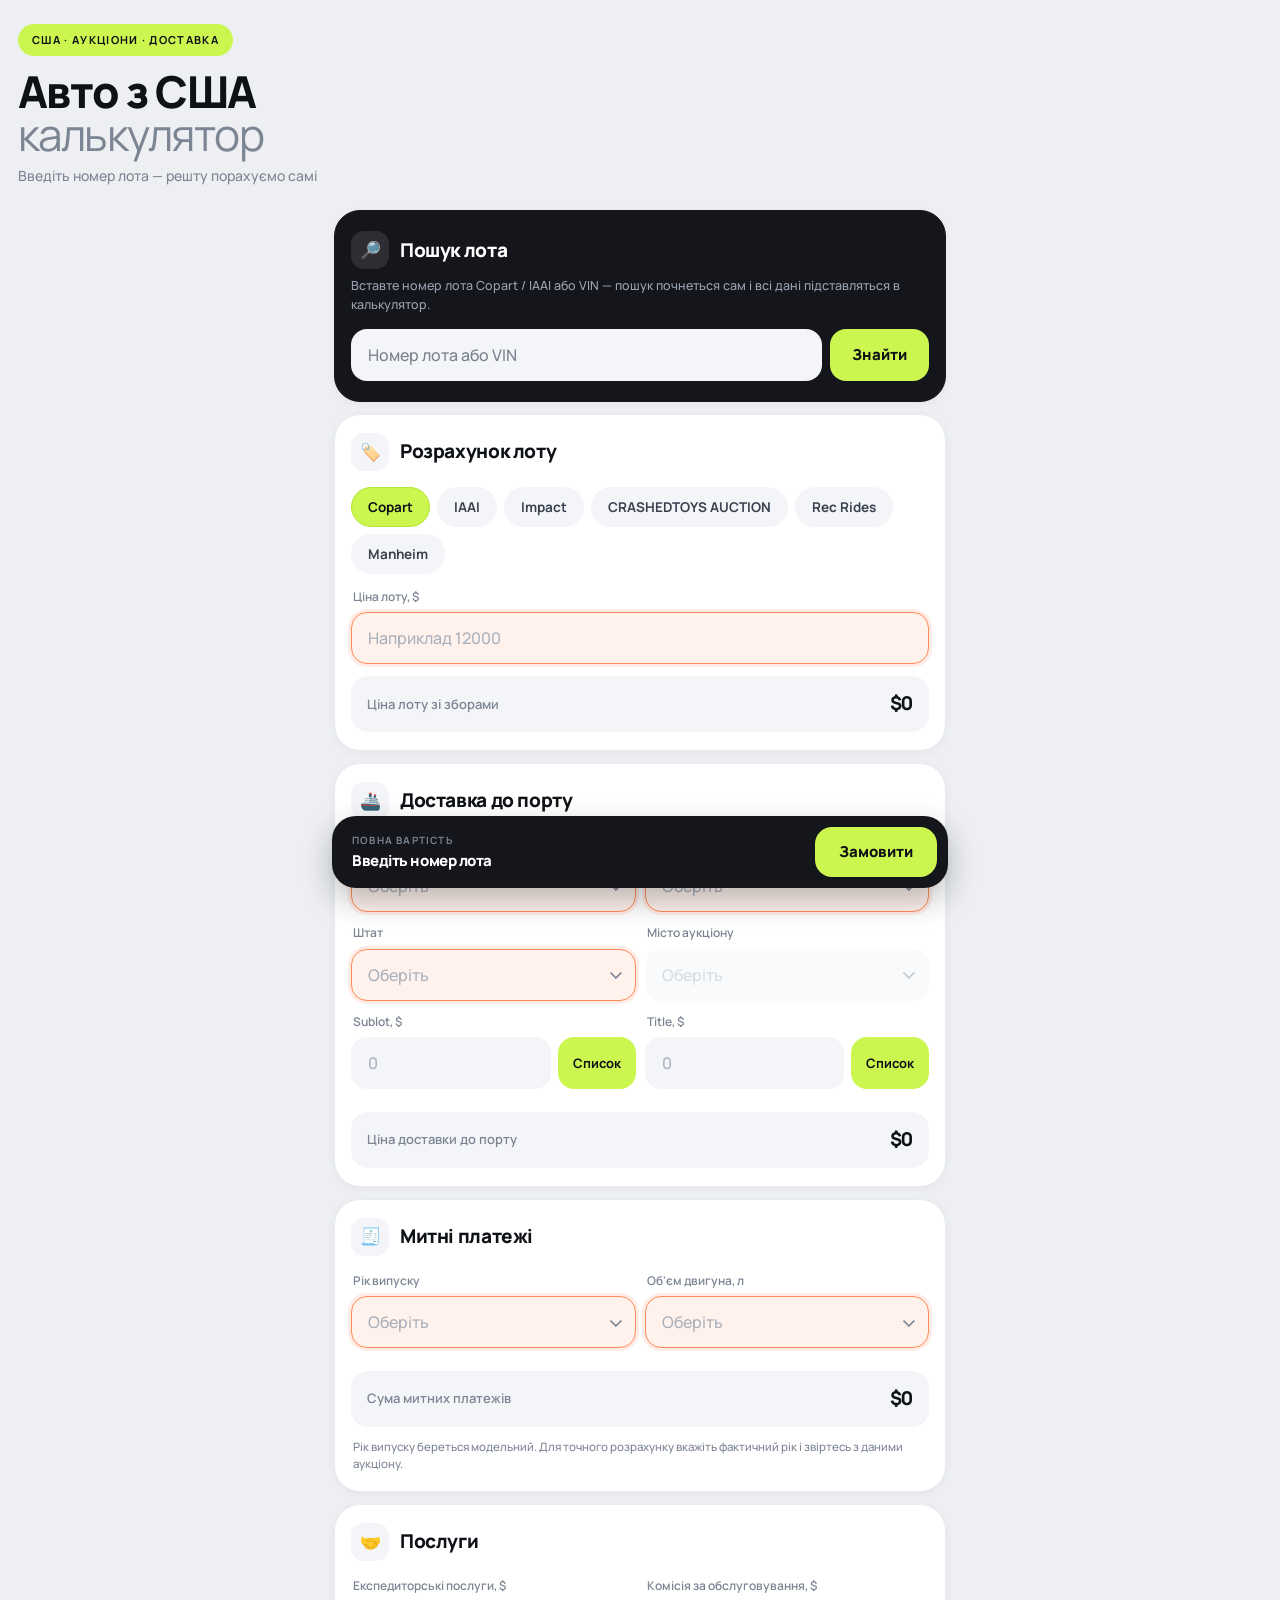
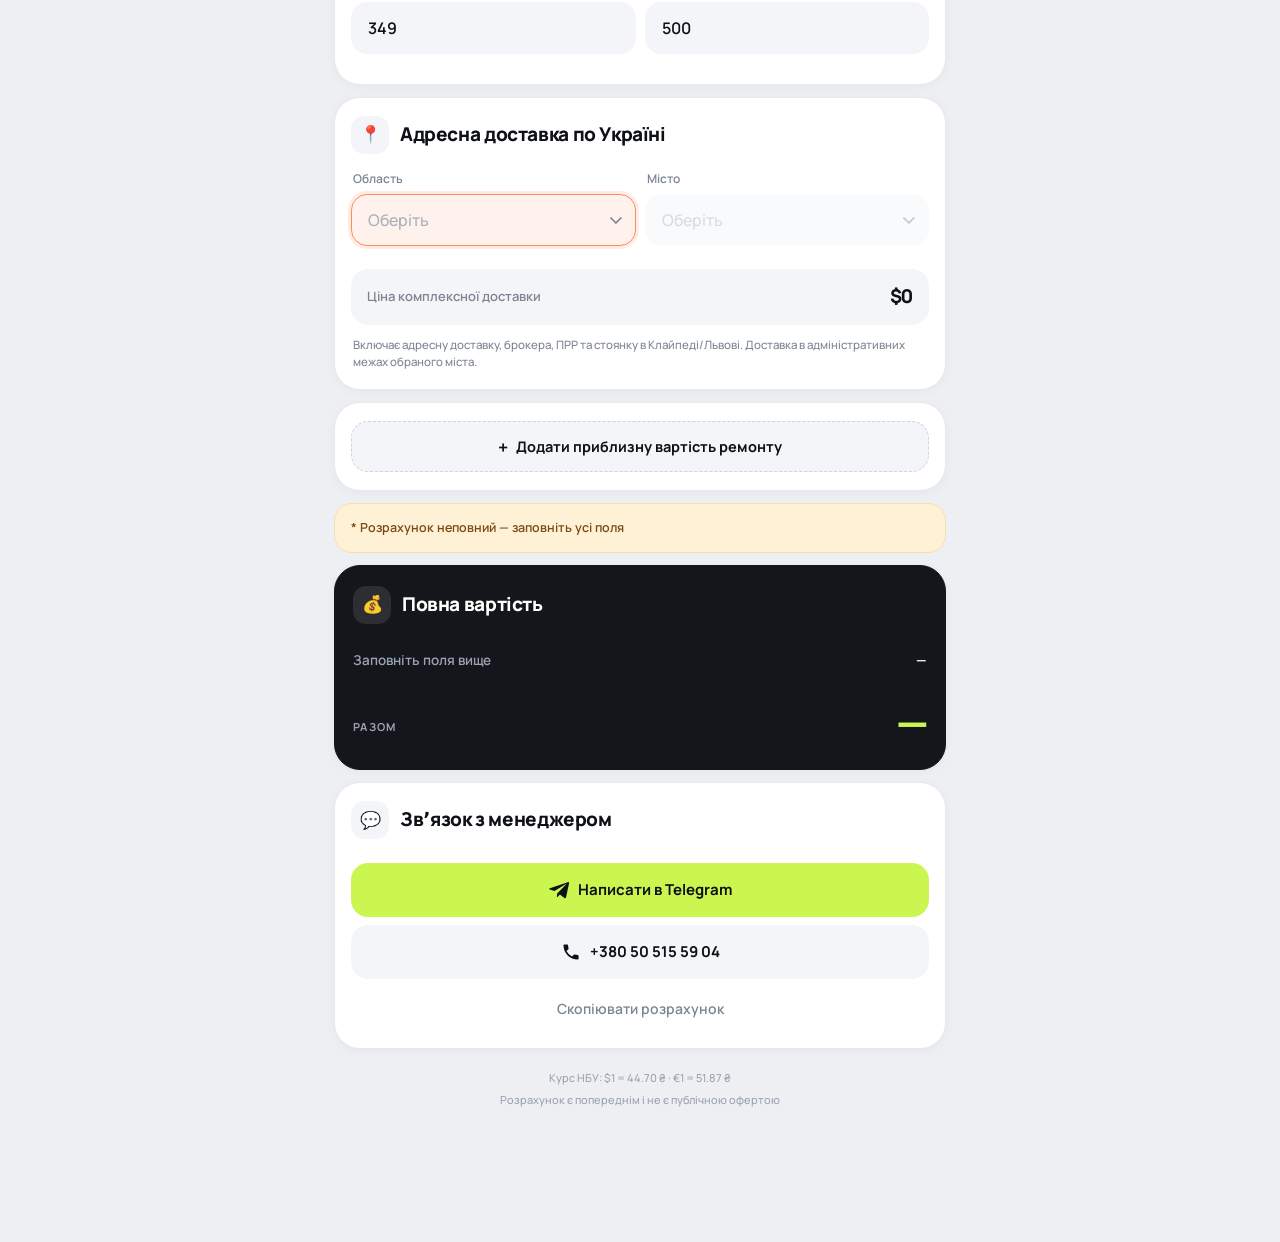
<file: index.html>
<!DOCTYPE html>
<html lang="uk">
<head>
<meta charset="utf-8">
<meta name="viewport" content="width=device-width, initial-scale=1, maximum-scale=1, viewport-fit=cover, user-scalable=no">
<meta name="theme-color" content="#EDEFF2">
<meta http-equiv="Cache-Control" content="no-cache, no-store, must-revalidate">
<meta http-equiv="Pragma" content="no-cache">
<meta http-equiv="Expires" content="0">
<title>Авто з США — калькулятор</title>
<link rel="stylesheet" href="styles.css?v=10">
<script src="https://telegram.org/js/telegram-web-app.js"></script>
</head>
<body>

<header class="hero">
  <div class="hero__badge">США · Аукціони · Доставка</div>
  <h1 class="hero__title">Авто з США<span>калькулятор</span></h1>
  <div class="hero__sub">Введіть номер лота — решту порахуємо самі</div>
</header>

<main class="wrap">

  <!-- 0. ПОШУК ЛОТА -->
  <section class="card lot-card">
    <div class="card__head"><span class="ico">🔎</span><h2>Пошук лота</h2></div>
    <div class="lot-hint">Вставте номер лота Copart / IAAI або VIN — пошук почнеться сам і всі дані підставляться в калькулятор.</div>
    <div class="lot-row">
      <input type="text" id="lotQuery" placeholder="Номер лота або VIN" autocomplete="off" autocapitalize="characters" spellcheck="false" enterkeyhint="search">
      <button class="lot-go" id="lotGo">Знайти</button>
    </div>
    <div class="lot-status hidden" id="lotStatus"></div>

    <div class="lot-res hidden" id="lotRes">
      <div class="lot-photo hidden" id="lotPhoto">
        <img id="lotImg" alt="">
        <span class="auc" id="lotAuc"></span>
        <button class="pv" id="lotPrev">‹</button>
        <button class="nx" id="lotNext">›</button>
        <nav id="lotDots"></nav>
      </div>
      <div class="lot-body">
        <div class="lot-title" id="lotTitle"></div>
        <div class="lot-vin" id="lotVin"></div>
        <div class="lot-specs" id="lotSpecs"></div>
        <div class="lot-dmg hidden" id="lotDmg"></div>
        <div class="lot-warn hidden" id="lotWarn"></div>
        <button class="lot-apply" id="lotApply">Підставити в калькулятор ще раз</button>
      </div>
    </div>
  </section>

  <!-- 1. ЛОТ -->
  <section class="card">
    <div class="card__head"><span class="ico">🏷️</span><h2>Розрахунок лоту</h2></div>

    <div class="chips" id="platforms"></div>

    <div class="field">
      <label>Ціна лоту, $</label>
      <input type="number" inputmode="decimal" id="lotPrice" placeholder="Наприклад 12000">
    </div>

    <div class="field hidden" id="auctionFeeBox">
      <label>Збір аукціону, $</label>
      <input type="number" inputmode="decimal" id="auctionFee" placeholder="Введіть збір аукціону">
    </div>

    <div class="res">
      <span>Ціна лоту зі зборами</span>
      <b id="rLot">$0</b>
    </div>
  </section>

  <!-- 2. ДО ПОРТУ -->
  <section class="card">
    <div class="card__head"><span class="ico">🚢</span><h2>Доставка до порту</h2></div>

    <div class="grid2">
      <div class="field"><label>Тип кузова</label><button class="pick" data-pick="body"><span>Оберіть</span><i></i></button></div>
      <div class="field"><label>Тип палива</label><button class="pick" data-pick="fuel"><span>Оберіть</span><i></i></button></div>
    </div>

    <div class="grid2">
      <div class="field"><label>Штат</label><button class="pick" data-pick="state"><span>Оберіть</span><i></i></button></div>
      <div class="field"><label>Місто аукціону</label><button class="pick" data-pick="city"><span>Оберіть</span><i></i></button></div>
    </div>

    <div class="portline hidden" id="portLine">Порт відправлення: <b id="portCode"></b></div>

    <div class="grid2">
      <div class="field">
        <label>Sublot, $</label>
        <div class="input-btn">
          <input type="number" inputmode="decimal" id="sublotFee" placeholder="0">
          <button class="mini" data-pick="sublot">Список</button>
        </div>
      </div>
      <div class="field">
        <label>Title, $</label>
        <div class="input-btn">
          <input type="number" inputmode="decimal" id="titleFee" placeholder="0">
          <button class="mini" data-pick="title">Список</button>
        </div>
      </div>
    </div>

    <div class="res"><span>Ціна доставки до порту</span><b id="rPort">$0</b></div>
  </section>

  <!-- 3. МИТНІ -->
  <section class="card" id="customsCard">
    <div class="card__head"><span class="ico">🧾</span><h2>Митні платежі</h2></div>

    <div class="grid2">
      <div class="field" id="yearBox"><label>Рік випуску</label><button class="pick" data-pick="year"><span>Оберіть</span><i></i></button></div>
      <div class="field" id="engBox"><label>Об'єм двигуна, л</label><button class="pick" data-pick="engine"><span>Оберіть</span><i></i></button></div>
      <div class="field hidden" id="battBox"><label>Батарея, кВт·год</label><input type="number" inputmode="decimal" id="battery" placeholder="Напр. 75"></div>
      <div class="field hidden" id="motoBox"><label>Об'єм, см³</label><button class="pick" data-pick="moto"><span>Оберіть</span><i></i></button></div>
    </div>

    <div class="res"><span>Сума митних платежів</span><b id="rCustoms">$0</b></div>
    <div class="note">Рік випуску береться модельний. Для точного розрахунку вкажіть фактичний рік і звіртесь з даними аукціону.</div>
  </section>

  <!-- 4. ПОСЛУГИ -->
  <section class="card">
    <div class="card__head"><span class="ico">🤝</span><h2>Послуги</h2></div>
    <div class="grid2">
      <div class="field"><label>Експедиторські послуги, $</label><input type="number" inputmode="decimal" id="service" value="349"></div>
      <div class="field"><label>Комісія за обслуговування, $</label><input type="number" inputmode="decimal" id="serve" value="500"></div>
    </div>
    <div class="res sm hidden" id="transferRow"><span>Комісія за переказ коштів</span><b id="rTransfer">$0</b></div>
  </section>

  <!-- 5. ПО УКРАЇНІ -->
  <section class="card" id="uaCard">
    <div class="card__head"><span class="ico">📍</span><h2>Адресна доставка по Україні</h2></div>
    <div class="grid2">
      <div class="field"><label>Область</label><button class="pick" data-pick="region"><span>Оберіть</span><i></i></button></div>
      <div class="field"><label>Місто</label><button class="pick" data-pick="uacity"><span>Оберіть</span><i></i></button></div>
    </div>
    <div class="res"><span>Ціна комплексної доставки</span><b id="rUa">$0</b></div>
    <div class="note">Включає адресну доставку, брокера, ПРР та стоянку в Клайпеді/Львові. Доставка в адміністративних межах обраного міста.</div>
  </section>

  <!-- 6. РЕМОНТ -->
  <section class="card">
    <button class="addrepair" id="repairToggle"><i>+</i> Додати приблизну вартість ремонту</button>
    <div class="field hidden" id="repairBox" style="margin-top:14px">
      <label>Вартість ремонту, $</label>
      <input type="number" inputmode="decimal" id="repair" placeholder="0">
    </div>
  </section>

  <div class="warn hidden" id="managerNote">
    Для пікапів та VAN розмитнення й доставка по Україні рахуються індивідуально — зверніться до менеджера.
  </div>

  <div class="warn hidden" id="incomplete">* Розрахунок неповний — заповніть усі поля</div>

  <!-- ПІДСУМОК -->
  <section class="glass card total-card">
    <div class="card__head"><span class="ico">💰</span><h2>Повна вартість</h2></div>
    <div class="breakdown" id="breakdown"></div>
    <div class="total">
      <span>Разом</span>
      <b id="rTotal">$0</b>
    </div>
    <div class="total-uah" id="rTotalUah">≈ 0 ₴</div>
  </section>

  <!-- КОНТАКТИ -->
  <section class="glass card contacts">
    <div class="card__head"><span class="ico">💬</span><h2>Звʼязок з менеджером</h2></div>
    <a class="btn btn--primary" id="tgBtn" href="https://t.me/evvgenij" target="_blank" rel="noopener">
      <svg viewBox="0 0 24 24" width="20" height="20"><path fill="currentColor" d="M9.8 16.3l-.4 4.2c.5 0 .8-.2 1.1-.5l2.6-2.5 5.4 4c1 .5 1.7.3 2-.9l3.5-16.4c.3-1.4-.5-2-1.5-1.6L1.2 9.9C-.2 10.4-.1 11.2 1 11.5l5.5 1.7L19.4 5.4c.6-.4 1.2-.2.7.2z"/></svg>
      Написати в Telegram
    </a>
    <a class="btn" id="callBtn" href="tel:+380505155904">
      <svg viewBox="0 0 24 24" width="20" height="20"><path fill="currentColor" d="M6.6 10.8a15.1 15.1 0 006.6 6.6l2.2-2.2c.3-.3.7-.4 1-.2 1.2.4 2.4.6 3.7.6.6 0 1 .4 1 1V20c0 .6-.4 1-1 1A17 17 0 013 4c0-.6.4-1 1-1h3.5c.6 0 1 .4 1 1 0 1.3.2 2.5.6 3.7.1.3 0 .7-.2 1l-2.3 2.1z"/></svg>
      +380 50 515 59 04
    </a>
    <button class="btn btn--ghost" id="copyBtn">Скопіювати розрахунок</button>
  </section>

  <footer class="foot"><div id="rates">Курс НБУ: $1 = 44.70 ₴ · €1 = 51.87 ₴</div><div style="margin-top:4px">Розрахунок є попереднім і не є публічною офертою</div></footer>
</main>

<div class="sticky" id="sticky">
  <div class="sticky__l"><span>Повна вартість</span><b id="sTotal">$0</b></div>
  <a class="sticky__b" href="https://t.me/evvgenij" target="_blank" rel="noopener" id="sBtn">Замовити</a>
</div>

<!-- PICKER -->
<div class="sheet-wrap hidden" id="sheet">
  <div class="sheet-bg"></div>
  <div class="sheet">
    <div class="sheet__grip"></div>
    <div class="sheet__head">
      <h3 id="sheetTitle">Оберіть</h3>
      <button id="sheetClose">Готово</button>
    </div>
    <div class="sheet__search hidden" id="sheetSearchBox">
      <input id="sheetSearch" placeholder="Пошук…" autocomplete="off">
    </div>
    <div class="sheet__list" id="sheetList"></div>
  </div>
</div>

<script src="data.js?v=10"></script>
<script src="app.js?v=10"></script>
</body>
</html>
</file>
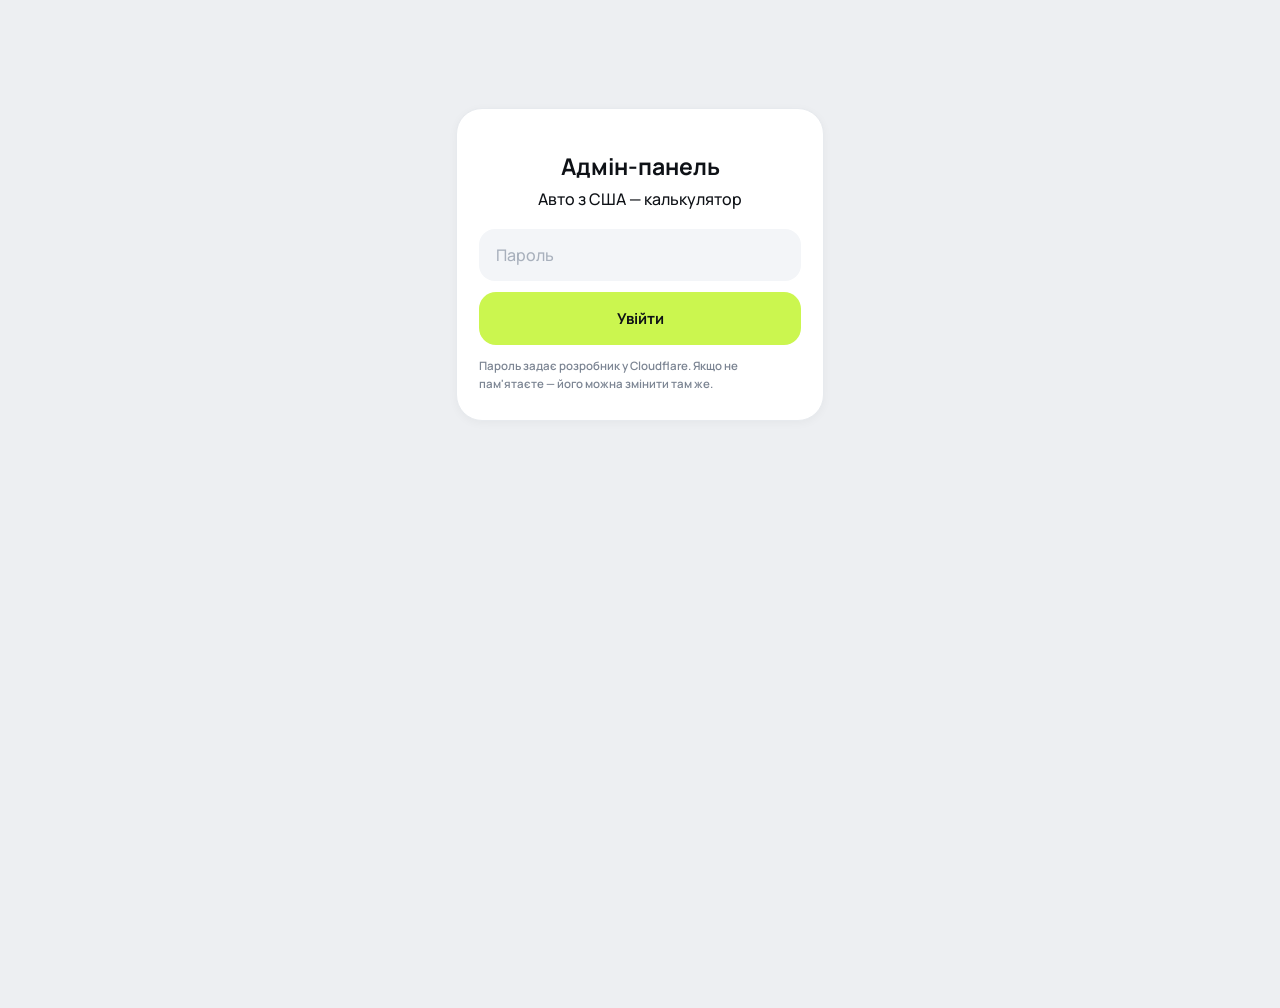
<file: admin.html>
<!DOCTYPE html>
<html lang="uk">
<head>
<meta charset="utf-8">
<meta name="viewport" content="width=device-width, initial-scale=1, viewport-fit=cover">
<meta name="theme-color" content="#05070f">
<meta name="robots" content="noindex, nofollow">
<title>Адмін-панель — Авто з США</title>
<link rel="stylesheet" href="styles.css">
<style>
  body{padding-bottom:40px}
  .adm{max-width:620px;margin:0 auto;padding:22px 14px 60px}
  .adm h1{font-size:26px;font-weight:800;letter-spacing:-.02em;margin:0 0 4px}
  .adm .sub{color:var(--muted);font-size:13.5px;font-weight:600;margin-bottom:20px}
  .adm .card{margin-bottom:12px}
  .row{display:flex;align-items:center;justify-content:space-between;gap:12px;padding:12px 0;border-bottom:1px solid var(--line)}
  .row:last-child{border-bottom:0}
  .row .lbl{font-size:14.5px;font-weight:700;flex:1;min-width:0}
  .row .lbl small{display:block;color:var(--muted);font-size:11.5px;font-weight:600;margin-top:3px;line-height:1.45}
  .row input[type=number]{width:118px;flex:0 0 118px;text-align:right;padding:12px 14px;font-size:15px}
  .row input[type=text]{width:158px;flex:0 0 158px;padding:12px 14px;font-size:15px}
  .sw{position:relative;width:52px;height:31px;flex:0 0 52px;border-radius:16px;background:var(--line);cursor:pointer;transition:.2s}
  .sw.on{background:var(--lime)}
  .sw i{position:absolute;top:3px;left:3px;width:25px;height:25px;border-radius:50%;background:#fff;transition:.2s;box-shadow:0 1px 4px rgba(16,22,34,.2)}
  .sw.on i{left:24px}
  .msg{padding:13px 16px;border-radius:16px;font-size:13.5px;font-weight:600;margin-bottom:12px;line-height:1.5}
  .msg.ok{background:#EAF8D8;color:#3D6B00}
  .msg.err{background:#FFEDE8;color:#B93A17}
  .msg.inf{background:var(--soft);color:var(--ink2)}
  .actions{display:flex;gap:9px;margin-top:8px}
  .actions .btn{flex:1}
  .gate{max-width:400px;margin:12vh auto 0;padding:0 16px}
  .gate .card{padding:26px 22px}
  .gate h1{text-align:center;font-size:23px;margin-bottom:4px}
  .gate .sub{text-align:center}
  .gate input{margin-bottom:11px}
  .hint{font-size:11.5px;color:var(--muted);font-weight:600;line-height:1.6;margin-top:12px}
  .sect{font-size:11px;letter-spacing:.09em;text-transform:uppercase;color:var(--muted);margin:0 0 8px;font-weight:800}
  .adm .btn{width:100%}
  .stack{padding:12px 0;border-bottom:1px solid var(--line)}
  .stack:last-child{border-bottom:0}
  .stack .lbl{font-size:14.5px;font-weight:700;margin-bottom:9px}
  .stack .lbl small{display:block;color:var(--muted);font-size:11.5px;font-weight:600;margin-top:3px;line-height:1.45}
  .stack input{width:100%}
  input[type=password]{
    width:100%;padding:14px 16px;border-radius:16px;font-size:16px;font-weight:600;color:var(--ink);
    background:var(--soft);border:1.5px solid transparent;outline:none;appearance:none;
  }
  input[type=password]:focus{border-color:var(--ink);background:#fff}
  input[type=password]::placeholder{color:#A8B0BC;font-weight:500}
  .gate .btn{width:100%}
  .gate .sub{margin-bottom:18px}
</style>
</head>
<body>

<!-- ВХІД -->
<div class="gate" id="gate">
  <div class="glass card">
    <h1>Адмін-панель</h1>
    <div class="sub">Авто з США — калькулятор</div>
    <div class="msg err hidden" id="gateErr"></div>
    <input type="password" id="pass" placeholder="Пароль" autocomplete="current-password">
    <button class="btn btn--primary" id="login">Увійти</button>
    <div class="hint">Пароль задає розробник у Cloudflare. Якщо не пам'ятаєте — його можна змінити там же.</div>
  </div>
</div>

<!-- ПАНЕЛЬ -->
<div class="adm hidden" id="panel">
  <h1>Налаштування</h1>
  <div class="sub">Зміни діють одразу для всіх користувачів додатку</div>

  <div class="msg inf" id="info">Завантаження…</div>

  <div class="glass card">
    <div class="sect">Послуги</div>
    <div class="row">
      <div class="lbl">Експедиторські послуги<small>Базова сума для звичайних авто</small></div>
      <input type="number" id="serviceBase" step="1">
    </div>
    <div class="row">
      <div class="lbl">Комісія за обслуговування<small>Показується окремим рядком</small></div>
      <input type="number" id="serve" step="1">
    </div>
    <div class="row">
      <div class="lbl">Надбавка за пікап, EUR<small>Додається до експедиторських</small></div>
      <input type="number" id="servicePickupEur" step="1">
    </div>
    <div class="row">
      <div class="lbl">Надбавка за VAN, EUR<small>Додається до експедиторських</small></div>
      <input type="number" id="serviceVanEur" step="1">
    </div>
  </div>

  <div class="glass card">
    <div class="sect">Приховані надбавки</div>
    <div class="row">
      <div class="lbl">Доставка США → порт, $<small>Входить у ціну доставки. Окремим рядком клієнту не видно</small></div>
      <input type="number" id="portMargin" step="1">
    </div>
    <div class="row">
      <div class="lbl">Доставка по Україні, $<small>Так само — всередині ціни доставки</small></div>
      <input type="number" id="uaMargin" step="1">
    </div>
    <div class="row">
      <div class="lbl">Страхування, %<small>Враховується у доставці до порту. Клієнт про нього не бачить згадок</small></div>
      <input type="number" id="insurancePct" step="0.1">
    </div>
  </div>

  <div class="glass card">
    <div class="sect">Комісія за переказ коштів</div>
    <div class="row">
      <div class="lbl">Показувати клієнту<small>Якщо вимкнути — комісія не рахується взагалі</small></div>
      <div class="sw" id="showTransfer"><i></i></div>
    </div>
    <div class="row">
      <div class="lbl">Базова ставка, %<small>На лот, доставку до порту й експедиторські</small></div>
      <input type="number" id="transferPct" step="0.1">
    </div>
    <div class="row">
      <div class="lbl">Ставка для великих лотів, %<small>Знижена ставка на саму суму лоту</small></div>
      <input type="number" id="transferPctBigLot" step="0.1">
    </div>
    <div class="row">
      <div class="lbl">Великий лот — від, $<small>Від якої суми діє знижена ставка</small></div>
      <input type="number" id="transferBigLotFrom" step="100">
    </div>
    <div class="row">
      <div class="lbl">Ставка на доставку по Україні, %<small>Зазвичай нижча за базову</small></div>
      <input type="number" id="transferUaPct" step="0.1">
    </div>
  </div>

  <div class="glass card">
    <div class="sect">Знижка замовника</div>
    <div class="row">
      <div class="lbl">Знижка на збори аукціону, %<small>Якщо у вас дилерський акаунт із нижчими зборами. Ціна самого авто не змінюється</small></div>
      <input type="number" id="feeDiscountPct" step="0.1">
    </div>
    <div class="row">
      <div class="lbl">Знижка на «лот зі зборами», %<small>Якщо знижка дається від усієї суми, а не тільки від зборів</small></div>
      <input type="number" id="lotDiscountPct" step="0.1">
    </div>
    <div class="hint" style="margin-top:4px">Зазвичай заповнюють лише одне з двох полів. Якщо не знаєте — лишіть обидва по нулю, розрахунок буде за звичайними тарифами аукціону.</div>
  </div>

  <div class="glass card">
    <div class="sect">Доступ</div>
    <div class="stack">
      <div class="lbl">Новий пароль до цієї панелі<small>Щоб передати керування іншій людині — задайте пароль і повідомте його їй</small></div>
      <input type="password" id="newPassword" placeholder="Мінімум 6 символів" autocomplete="new-password">
    </div>
    <div class="stack">
      <div class="lbl">Повторіть новий пароль</div>
      <input type="password" id="newPassword2" placeholder="Ще раз" autocomplete="new-password">
    </div>
    <div class="stack">
      <div class="lbl">Токен бота<small>Якщо бота замінили на іншого — вставте новий токен від @BotFather. Поточний не показується</small></div>
      <input type="text" id="botToken" placeholder="1234567890:AAG…" autocomplete="off">
    </div>
    <button class="btn" id="saveAccess" style="margin-top:12px">Зберегти доступ</button>
    <div class="msg ok hidden" id="accOk" style="margin-top:10px"></div>
    <div class="msg err hidden" id="accErr" style="margin-top:10px"></div>
    <div class="hint">
      Після зміни пароля вас перезапитають увійти. Старий пароль, заданий у Cloudflare,
      продовжує працювати як запасний — щоб ніхто не втратив доступ назавжди.
      Якщо міняли токен бота, натисніть після цього «Підключити бота» нижче.
    </div>
  </div>

  <div class="glass card">
    <div class="sect">Telegram-бот</div>
    <div class="stack">
      <div class="lbl">Адреса калькулятора<small>Її відкриває кнопка в боті. Міняти треба лише якщо переїхав сайт</small></div>
      <input type="text" id="appUrl" placeholder="https://…">
    </div>
    <button class="btn" id="tgSetup" style="margin-top:12px">Підключити бота</button>
    <div class="msg ok hidden" id="tgOk" style="margin-top:10px"></div>
    <div class="msg err hidden" id="tgErr" style="margin-top:10px"></div>
    <div class="hint">
      Натисніть, щоб бот почав відповідати на повідомлення: на «/start» він привітається
      і покаже кнопку «Відкрити калькулятор». Заодно оновиться опис бота й кнопка меню.
      Потрібно один раз — після цього все працює саме.
    </div>
  </div>

  <div class="glass card">
    <div class="sect">Контакти в додатку</div>
    <div class="row">
      <div class="lbl">Telegram<small>Без «@»</small></div>
      <input type="text" id="contactTg" placeholder="evvgenij">
    </div>
    <div class="row">
      <div class="lbl">Телефон<small>У форматі +380…</small></div>
      <input type="text" id="contactPhone" placeholder="+380505155904">
    </div>
  </div>

  <div class="msg ok hidden" id="okMsg"></div>
  <div class="msg err hidden" id="errMsg"></div>

  <div class="actions">
    <button class="btn btn--primary" id="save">Зберегти</button>
    <button class="btn" id="reload">Скасувати</button>
  </div>
  <div class="hint">
    Порада: після збереження відкрийте калькулятор і перевірте суму на будь-якому лоті.
    Якщо щось виглядає не так — натисніть «Скасувати», значення повернуться до збережених на сервері.
  </div>
</div>

<script>
/* ------------------------------------------------------------------
   Адрес сервера. Той самий Worker, що й у калькуляторі.
   ------------------------------------------------------------------ */
var API = 'https://dry-cherry-8689.kasebaby24.workers.dev';

var NUM = ['serviceBase','serve','servicePickupEur','serviceVanEur','portMargin','uaMargin',
           'insurancePct','transferPct','transferPctBigLot','transferBigLotFrom','transferUaPct',
           'feeDiscountPct','lotDiscountPct'];
var TXT = ['contactTg','contactPhone','appUrl'];
var $ = function (s) { return document.querySelector(s); };
var KEY = '';

function show(id, txt, on) {
  var e = $('#' + id);
  e.textContent = txt || '';
  e.classList.toggle('hidden', !on);
}

/* --- вхід --- */
$('#login').addEventListener('click', doLogin);
$('#pass').addEventListener('keydown', function (e) { if (e.key === 'Enter') doLogin(); });

function doLogin() {
  var p = $('#pass').value;
  if (!p) { show('gateErr', 'Введіть пароль', true); return; }
  $('#login').disabled = true;
  show('gateErr', '', false);
  fetch(API + '/admin-check', { headers: { 'X-Admin-Key': p } })
    .then(function (r) { return r.json(); })
    .then(function (d) {
      $('#login').disabled = false;
      if (!d.configured) {
        show('gateErr', 'На сервері не заданий пароль (ADMIN_PASSWORD у Cloudflare).', true);
        return;
      }
      if (!d.ok) { show('gateErr', 'Невірний пароль', true); return; }
      KEY = p;
      try { sessionStorage.setItem('admKey', p); } catch (e) {}
      $('#gate').classList.add('hidden');
      $('#panel').classList.remove('hidden');
      loadSettings();
    })
    .catch(function () {
      $('#login').disabled = false;
      show('gateErr', 'Сервер не відповідає. Перевірте інтернет.', true);
    });
}

/* --- перемикач --- */
$('#showTransfer').addEventListener('click', function () { this.classList.toggle('on'); });

/* --- завантаження --- */
function loadSettings() {
  show('info', 'Завантаження…', true);
  fetch(API + '/settings')
    .then(function (r) { return r.json(); })
    .then(function (d) {
      NUM.forEach(function (k) { if (d[k] !== undefined) $('#' + k).value = d[k]; });
      TXT.forEach(function (k) { if (d[k] !== undefined) $('#' + k).value = d[k]; });
      $('#showTransfer').classList.toggle('on', String(d.showTransfer) === '1' || d.showTransfer === true);
      if (d._storage === false) {
        show('info', 'Увага: сховище (KV) не підключене — зберегти зміни не вийде. ' +
                     'Показані значення за замовчуванням.', true);
        $('#info').className = 'msg err';
      } else {
        show('info', 'Значення завантажено з сервера.', true);
        $('#info').className = 'msg inf';
      }
    })
    .catch(function () {
      show('info', 'Не вдалося завантажити налаштування.', true);
      $('#info').className = 'msg err';
    });
}

/* --- збереження --- */
$('#save').addEventListener('click', function () {
  var body = {};
  var badField = '';
  NUM.forEach(function (k) {
    var v = $('#' + k).value;
    if (v === '') { badField = badField || k; return; }
    body[k] = parseFloat(v);
  });
  TXT.forEach(function (k) { body[k] = $('#' + k).value.trim(); });
  body.showTransfer = $('#showTransfer').classList.contains('on') ? 1 : 0;

  if (badField) {
    show('okMsg', '', false);
    show('errMsg', 'Заповніть усі числові поля — порожнім лишилось хоча б одне.', true);
    return;
  }

  $('#save').disabled = true;
  show('okMsg', '', false); show('errMsg', '', false);

  fetch(API + '/settings', {
    method: 'POST',
    headers: { 'Content-Type': 'application/json', 'X-Admin-Key': KEY },
    body: JSON.stringify(body)
  })
    .then(function (r) { return r.json(); })
    .then(function (d) {
      $('#save').disabled = false;
      if (d.ok) {
        show('okMsg', 'Збережено. Зміни вже діють у калькуляторі.', true);
        setTimeout(function () { show('okMsg', '', false); }, 4000);
      } else {
        show('errMsg', d.error || 'Не вдалося зберегти.', true);
      }
    })
    .catch(function () {
      $('#save').disabled = false;
      show('errMsg', 'Сервер не відповідає. Спробуйте ще раз.', true);
    });
});

$('#saveAccess').addEventListener('click', function () {
  var p1 = $('#newPassword').value.trim();
  var p2 = $('#newPassword2').value.trim();
  var bt = $('#botToken').value.trim();
  show('accOk', '', false); show('accErr', '', false);

  if (!p1 && !bt) { show('accErr', 'Заповніть хоча б одне поле.', true); return; }
  if (p1 && p1 !== p2) { show('accErr', 'Паролі не збігаються.', true); return; }
  if (p1 && p1.length < 6) { show('accErr', 'Пароль закороткий — мінімум 6 символів.', true); return; }

  var body = {};
  if (p1) body.newPassword = p1;
  if (bt) body.botToken = bt;

  var b = this; b.disabled = true; b.textContent = 'Зберігаємо…';
  fetch(API + '/access', {
    method: 'POST',
    headers: { 'Content-Type': 'application/json', 'X-Admin-Key': KEY },
    body: JSON.stringify(body)
  })
    .then(function (r) { return r.json(); })
    .then(function (d) {
      b.disabled = false; b.textContent = 'Зберегти доступ';
      if (!d.ok) { show('accErr', d.error || 'Не вдалося зберегти.', true); return; }
      show('accOk', 'Змінено: ' + d.changed.join(', ') + '.', true);
      $('#newPassword').value = ''; $('#newPassword2').value = ''; $('#botToken').value = '';
      if (p1) {
        KEY = p1;
        try { sessionStorage.setItem('admKey', p1); } catch (e) {}
      }
    })
    .catch(function () {
      b.disabled = false; b.textContent = 'Зберегти доступ';
      show('accErr', 'Сервер не відповідає.', true);
    });
});

$('#tgSetup').addEventListener('click', function () {
  var b = this;
  b.disabled = true;
  b.textContent = 'Підключаємо…';
  show('tgOk', '', false); show('tgErr', '', false);
  fetch(API + '/tg-setup', { method: 'POST', headers: { 'X-Admin-Key': KEY } })
    .then(function (r) { return r.json(); })
    .then(function (d) {
      b.disabled = false; b.textContent = 'Підключити бота';
      if (d.ok) show('tgOk', 'Готово. Бот ' + (d.bot || '') + ' тепер відповідає на повідомлення. Напишіть йому /start для перевірки.', true);
      else      show('tgErr', d.error || 'Не вдалося підключити.', true);
    })
    .catch(function () {
      b.disabled = false; b.textContent = 'Підключити бота';
      show('tgErr', 'Сервер не відповідає.', true);
    });
});

$('#reload').addEventListener('click', function () {
  show('okMsg', '', false); show('errMsg', '', false);
  loadSettings();
});

/* автовхід у межах сесії браузера */
(function () {
  var k = '';
  try { k = sessionStorage.getItem('admKey') || ''; } catch (e) {}
  if (k) { $('#pass').value = k; doLogin(); }
})();
</script>
</body>
</html>
</file>
<file: styles.css>
@import url('https://fonts.googleapis.com/css2?family=Manrope:wght@400;500;600;700;800&display=swap');

:root{
  --bg:#EDEFF2;
  --card:#FFFFFF;
  --ink:#0E1116;
  --ink2:#3A4250;
  --muted:#7C8593;
  --line:#E7EAEE;
  --soft:#F3F5F8;
  --lime:#CBF64F;
  --lime-d:#B4E533;
  --dark:#14161C;
  --danger:#FF6B4A;
  --r:26px;
  --safe-b:env(safe-area-inset-bottom,0px);
}
*{box-sizing:border-box;-webkit-tap-highlight-color:transparent}
html,body{margin:0;padding:0}
body{
  background:var(--bg);
  color:var(--ink);
  font:500 16px/1.45 Manrope,-apple-system,BlinkMacSystemFont,"Segoe UI",system-ui,sans-serif;
  min-height:100vh;overflow-x:hidden;
  padding-bottom:calc(120px + var(--safe-b));
  -webkit-font-smoothing:antialiased;
}
input,button,select{font-family:inherit}
.bg{display:none}

/* ---------------- hero ---------------- */
.hero{padding:calc(24px + env(safe-area-inset-top,0px)) 18px 4px}
.hero__badge{
  display:inline-flex;align-items:center;gap:7px;
  font-size:11px;font-weight:700;letter-spacing:.12em;text-transform:uppercase;
  color:var(--ink);background:var(--lime);padding:8px 14px;border-radius:999px;
}
.hero__title{
  margin:14px 0 0;font-size:44px;line-height:.98;font-weight:800;letter-spacing:-.035em;color:var(--ink);
}
.hero__title span{font-weight:400;color:var(--muted);display:block}
.hero__sub{color:var(--muted);font-size:14px;margin-top:10px;font-weight:500}

/* ---------------- layout ---------------- */
.wrap{padding:20px 14px 8px;max-width:640px;margin:0 auto;display:flex;flex-direction:column;gap:12px}
.glass,.card{
  background:var(--card);border-radius:var(--r);border:1px solid var(--line);
  box-shadow:0 2px 10px rgba(16,22,34,.04);
}
.card{padding:18px 16px}
.card__head{display:flex;align-items:center;gap:11px;margin-bottom:16px}
.card__head h2{margin:0;font-size:19px;font-weight:800;letter-spacing:-.02em}
.ico{
  width:38px;height:38px;flex:0 0 38px;display:grid;place-items:center;font-size:17px;
  border-radius:13px;background:var(--soft);
}

/* ---------------- lot search ---------------- */
.lot-card{background:var(--dark);border-color:var(--dark);padding:20px 16px}
.lot-card .card__head h2{color:#fff}
.lot-card .ico{background:rgba(255,255,255,.10)}
.lot-hint{color:#9AA3B2;font-size:12.5px;margin:-8px 0 14px;line-height:1.5}
.lot-row{display:flex;gap:8px}
.lot-row input{
  flex:1;min-width:0;padding:15px 16px;border-radius:16px;font-size:16px;font-weight:600;color:#fff;
  background:rgba(255,255,255,.09);border:1px solid rgba(255,255,255,.14);outline:none;
}
.lot-row input::placeholder{color:#79828F;font-weight:500}
.lot-row input:focus{border-color:var(--lime)}
.lot-go{
  padding:0 22px;border-radius:16px;background:var(--lime);color:#0E1116;
  font-weight:800;font-size:15px;border:0;cursor:pointer;white-space:nowrap;
}
.lot-go:active{transform:scale(.97)}
.lot-go:disabled{opacity:.5}
.lot-status{margin-top:12px;font-size:13px;color:#9AA3B2;font-weight:600}
.lot-status.err{color:#FF9C82}

.lot-res{margin-top:16px;background:#1D2027;border-radius:20px;overflow:hidden}
.lot-photo{position:relative;aspect-ratio:4/3;background:#262A33;overflow:hidden}
.lot-photo img{width:100%;height:100%;object-fit:cover;display:block}
.lot-photo nav{
  position:absolute;left:0;right:0;bottom:10px;display:flex;justify-content:center;gap:5px;
}
.lot-photo nav i{width:6px;height:6px;border-radius:50%;background:rgba(255,255,255,.4)}
.lot-photo nav i.on{background:var(--lime);width:18px;border-radius:3px}
.lot-photo button{
  position:absolute;top:50%;transform:translateY(-50%);width:38px;height:38px;border-radius:50%;
  background:rgba(10,12,16,.55);border:0;color:#fff;font-size:19px;cursor:pointer;line-height:1;
  backdrop-filter:blur(6px);-webkit-backdrop-filter:blur(6px);
}
.lot-photo .pv{left:10px}
.lot-photo .nx{right:10px}
.lot-photo .auc{
  position:absolute;top:10px;left:10px;padding:6px 12px;border-radius:999px;
  background:var(--lime);color:#0E1116;font-size:11px;font-weight:800;letter-spacing:.05em;text-transform:uppercase;
}
.lot-body{padding:16px}
.lot-title{color:#fff;font-size:20px;font-weight:800;letter-spacing:-.02em;line-height:1.2}
.lot-vin{color:#79828F;font-size:12px;font-weight:600;margin-top:5px;letter-spacing:.04em}
.lot-specs{display:flex;flex-wrap:wrap;gap:6px;margin-top:14px}
.lot-specs span{
  padding:7px 12px;border-radius:11px;background:rgba(255,255,255,.08);
  color:#D7DCE4;font-size:12.5px;font-weight:600;
}
.lot-specs span b{color:#fff;font-weight:800}
.lot-dmg{
  margin-top:10px;padding:10px 13px;border-radius:13px;font-size:12.5px;font-weight:600;
  background:rgba(255,107,74,.14);color:#FFB09B;
}
.lot-warn{
  margin-top:10px;padding:12px 14px;border-radius:13px;font-size:12.5px;font-weight:700;line-height:1.5;
  background:rgba(255,60,40,.18);color:#FFC2B4;border:1px solid rgba(255,90,70,.45);
}
.lot-spin{
  display:inline-block;width:13px;height:13px;margin-right:7px;vertical-align:-2px;
  border:2px solid rgba(255,255,255,.25);border-top-color:var(--lime);border-radius:50%;
  animation:spin .7s linear infinite;
}
@keyframes spin{to{transform:rotate(360deg)}}
.lot-status.ok{color:var(--lime)}
.lot-apply{
  width:100%;margin-top:14px;padding:15px;border-radius:16px;border:0;cursor:pointer;
  background:var(--lime);color:#0E1116;font-weight:800;font-size:15px;
}
.lot-apply:active{transform:scale(.99)}

/* ---------------- fields ---------------- */
.field{display:flex;flex-direction:column;gap:7px;margin-bottom:12px}
.field:last-child{margin-bottom:0}
.field>label{font-size:12px;color:var(--muted);font-weight:600;padding-left:2px}
.grid2{display:grid;grid-template-columns:1fr 1fr;gap:9px}
@media (max-width:400px){.grid2{grid-template-columns:1fr}}

input[type=number],input[type=text],.pick,.sheet__search input{
  width:100%;padding:14px 16px;border-radius:16px;font-size:16px;font-weight:600;color:var(--ink);
  background:var(--soft);border:1.5px solid transparent;outline:none;appearance:none;
  transition:border-color .15s,background .15s;
}
input[type=number]::-webkit-outer-spin-button,input[type=number]::-webkit-inner-spin-button{-webkit-appearance:none;margin:0}
input[type=number]{-moz-appearance:textfield}
input:focus{border-color:var(--ink);background:#fff}
input::placeholder{color:#A8B0BC;font-weight:500}

.pick{display:flex;align-items:center;justify-content:space-between;gap:8px;text-align:left;cursor:pointer}
.pick span{overflow:hidden;text-overflow:ellipsis;white-space:nowrap;color:#A8B0BC;font-weight:500}
.pick.set span{color:var(--ink);font-weight:600}
.pick i{
  width:9px;height:9px;flex:0 0 9px;border-right:2.2px solid var(--muted);border-bottom:2.2px solid var(--muted);
  transform:rotate(45deg) translateY(-2px);border-radius:1px;
}
.pick:disabled{opacity:.45}
.pick:active{border-color:var(--ink)}

.input-btn{display:flex;gap:7px}
.input-btn input{flex:1;min-width:0}
.mini{
  padding:0 15px;border-radius:16px;font-size:13px;font-weight:700;color:var(--ink);cursor:pointer;
  background:var(--lime);border:0;white-space:nowrap;
}
.mini:active{transform:scale(.97)}

/* ---------------- chips ---------------- */
.chips{display:flex;flex-wrap:wrap;gap:7px;margin-bottom:14px}
.chips button{
  padding:10px 16px;border-radius:999px;font-size:13.5px;font-weight:700;color:var(--ink2);cursor:pointer;
  background:var(--soft);border:1.5px solid transparent;transition:.15s;
}
.chips button.on{color:var(--ink);background:var(--lime);border-color:var(--lime-d)}
.chips button:active{transform:scale(.96)}

/* ---------------- segmented ---------------- */
.seg{display:flex;gap:5px;padding:5px;border-radius:18px;background:var(--soft)}
.seg button{
  flex:1;padding:10px 4px;border-radius:14px;border:0;background:transparent;
  color:var(--ink2);font-size:14px;font-weight:700;cursor:pointer;display:flex;flex-direction:column;gap:2px;transition:.15s;
}
.seg button small{font-size:9.5px;font-weight:600;color:var(--muted);line-height:1.2}
.seg button.on{color:var(--ink);background:var(--lime);box-shadow:0 2px 8px rgba(150,190,40,.30)}
.seg button.on small{color:#4E6108}

/* ---------------- results ---------------- */
.res{
  display:flex;align-items:center;justify-content:space-between;gap:10px;
  margin-top:11px;padding:14px 16px;border-radius:17px;background:var(--soft);
}
.res span{font-size:13px;color:var(--muted);font-weight:600}
.res b{font-size:19px;font-weight:800;letter-spacing:-.02em;font-variant-numeric:tabular-nums}
.res.sm{padding:11px 16px}
.res.sm b{font-size:15px}
.portline{margin-top:11px;font-size:13px;color:var(--muted);font-weight:600;padding-left:2px}
.portline b{color:var(--ink)}
.note{margin-top:11px;font-size:11.5px;line-height:1.55;color:var(--muted);font-weight:500;padding:0 2px}

/* ---------------- repair ---------------- */
.addrepair{
  width:100%;padding:15px;border-radius:17px;cursor:pointer;font-size:14.5px;font-weight:700;color:var(--ink);
  background:var(--soft);border:1.5px dashed #CDD4DD;
  display:flex;align-items:center;justify-content:center;gap:8px;
}
.addrepair i{font-style:normal;font-size:18px;line-height:1}
.addrepair.on{border-style:solid;border-color:var(--danger);color:var(--danger);background:#FFF3F0}

/* ---------------- warn ---------------- */
.warn{
  padding:14px 16px;border-radius:18px;font-size:12.5px;line-height:1.55;font-weight:600;
  color:#7A4A12;background:#FFF1D6;border:1px solid #F5DFB0;
}

/* ---------------- total ---------------- */
.total-card{background:var(--dark);border-color:var(--dark);padding:20px 18px}
.total-card .card__head h2{color:#fff}
.total-card .ico{background:rgba(255,255,255,.10)}
.breakdown{display:flex;flex-direction:column;margin-bottom:16px}
.breakdown div{
  display:flex;justify-content:space-between;gap:10px;padding:11px 0;font-size:13.5px;font-weight:600;
  border-bottom:1px solid rgba(255,255,255,.08);
}
.breakdown div:last-child{border-bottom:0}
.breakdown span{color:#9AA3B2}
.breakdown b{color:#fff;font-weight:700;font-variant-numeric:tabular-nums}
.total{display:flex;align-items:flex-end;justify-content:space-between;gap:10px;padding-top:4px}
.total span{font-size:11px;color:#9AA3B2;text-transform:uppercase;letter-spacing:.12em;font-weight:700;padding-bottom:8px}
.total b{
  font-size:42px;font-weight:800;letter-spacing:-.04em;font-variant-numeric:tabular-nums;
  color:var(--lime);line-height:1;
}
.total-uah{text-align:right;color:#79828F;font-size:13px;font-weight:600;margin-top:6px}

/* ---------------- contacts ---------------- */
.contacts{display:flex;flex-direction:column;gap:8px}
.btn{
  display:flex;align-items:center;justify-content:center;gap:9px;text-decoration:none;cursor:pointer;
  padding:16px;border-radius:17px;font-size:15px;font-weight:700;color:var(--ink);
  background:var(--soft);border:0;transition:transform .12s;
}
.btn:active{transform:scale(.98)}
.btn--primary{background:var(--lime)}
.btn--ghost{background:transparent;color:var(--muted);font-weight:600;font-size:14px;padding:12px}
.foot{text-align:center;font-size:11px;color:#9AA3B2;font-weight:500;padding:8px 20px 4px;line-height:1.7}

/* ---------------- sticky ---------------- */
.sticky{
  position:fixed;left:12px;right:12px;bottom:calc(12px + var(--safe-b));z-index:40;
  display:flex;align-items:center;justify-content:space-between;gap:12px;
  padding:11px 11px 11px 20px;border-radius:24px;max-width:616px;margin:0 auto;
  background:var(--dark);border:0;
  box-shadow:0 12px 30px rgba(14,17,22,.28);
  transition:transform .35s cubic-bezier(.32,.72,0,1),opacity .3s;
}
.sticky.hide{transform:translateY(160%);opacity:0}
.sticky__l{display:flex;flex-direction:column;gap:2px;min-width:0}
.sticky__l span{font-size:10px;color:#79828F;text-transform:uppercase;letter-spacing:.12em;font-weight:700}
.sticky__l b{font-size:24px;font-weight:800;letter-spacing:-.03em;font-variant-numeric:tabular-nums;color:#fff}
.sticky__b{
  padding:14px 24px;border-radius:17px;text-decoration:none;color:#0E1116;font-weight:800;font-size:15px;white-space:nowrap;
  background:var(--lime);
}
.sticky__b:active{transform:scale(.97)}

/* ---------------- sheet ---------------- */
.sheet-wrap{position:fixed;inset:0;z-index:100;display:flex;align-items:flex-end}
.sheet-bg{position:absolute;inset:0;background:rgba(14,17,22,.42);animation:fade .25s ease}
@keyframes fade{from{opacity:0}}
.sheet{
  position:relative;width:100%;max-width:640px;margin:0 auto;background:var(--card);
  border-radius:30px 30px 0 0;max-height:88vh;display:flex;flex-direction:column;
  animation:up .38s cubic-bezier(.32,.72,0,1);padding-bottom:var(--safe-b);
}
@keyframes up{from{transform:translateY(100%)}}
.sheet.out{animation:down .3s cubic-bezier(.32,.72,0,1) forwards}
@keyframes down{to{transform:translateY(101%)}}
.sheet__grip{width:40px;height:5px;border-radius:3px;background:#D6DBE2;margin:10px auto 2px}
.sheet__head{display:flex;align-items:center;justify-content:space-between;padding:12px 18px}
.sheet__head h3{margin:0;font-size:22px;font-weight:800;letter-spacing:-.025em}
.sheet__head button{
  background:var(--lime);border:0;color:var(--ink);font-size:14px;font-weight:800;cursor:pointer;
  padding:9px 18px;border-radius:999px;
}
.sheet__search{padding:0 16px 12px}
.sheet__list{overflow-y:auto;padding:0 12px 18px;-webkit-overflow-scrolling:touch}
.opt{
  display:flex;align-items:center;justify-content:space-between;gap:12px;
  padding:15px 16px;border-radius:16px;cursor:pointer;font-size:15.5px;font-weight:600;
  border:1.5px solid transparent;
}
.opt+.opt{margin-top:2px}
.opt:active{background:var(--soft)}
.opt.on{background:var(--lime);border-color:var(--lime-d);font-weight:700}
.opt em{font-style:normal;color:var(--muted);font-size:13px;white-space:nowrap;font-weight:600}
.opt.on em{color:#4E6108}
.opt-empty{padding:26px;text-align:center;color:var(--muted);font-size:14px;font-weight:600}

.hidden{display:none !important}

/* поле, яке треба заповнити */
.pick.need,input.need{
  border-color:#FF8A5B !important;
  background:#FFF2EC !important;
  box-shadow:0 0 0 3px rgba(255,138,91,.16);
}
</file>
